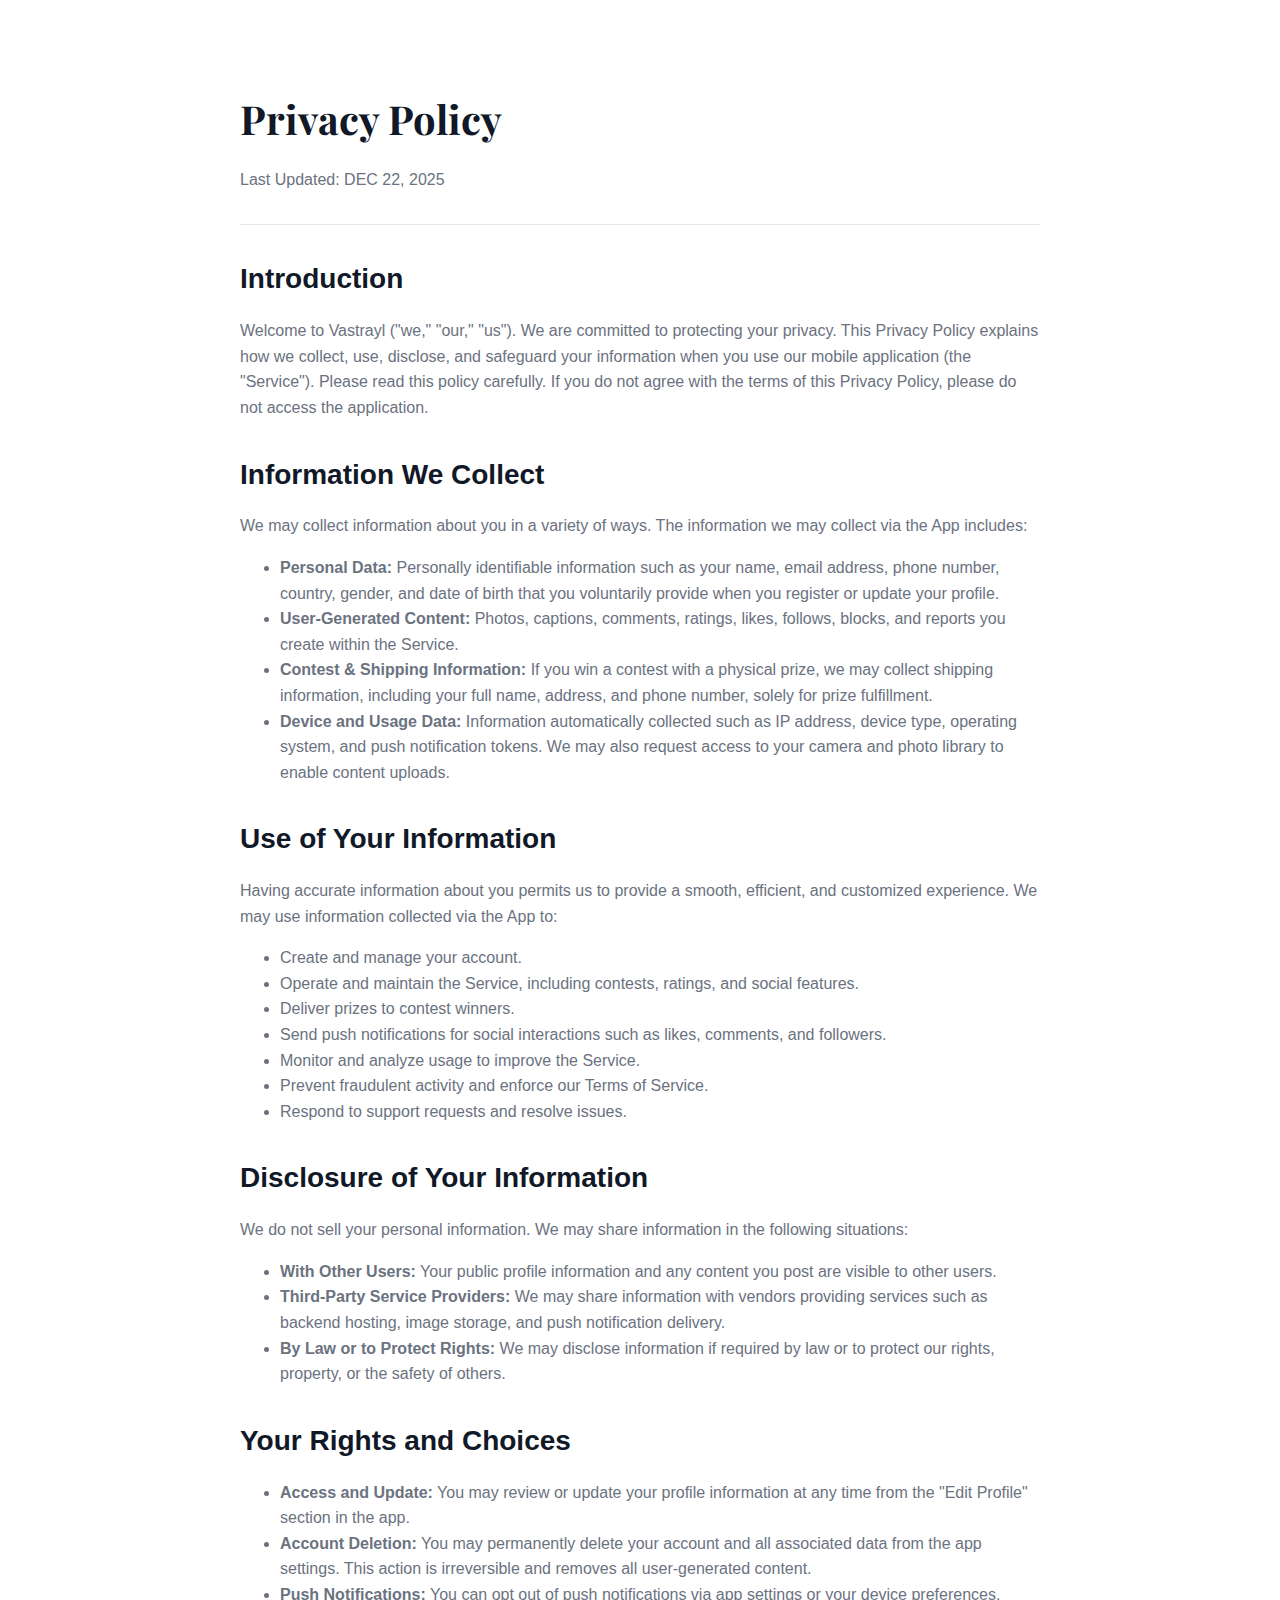
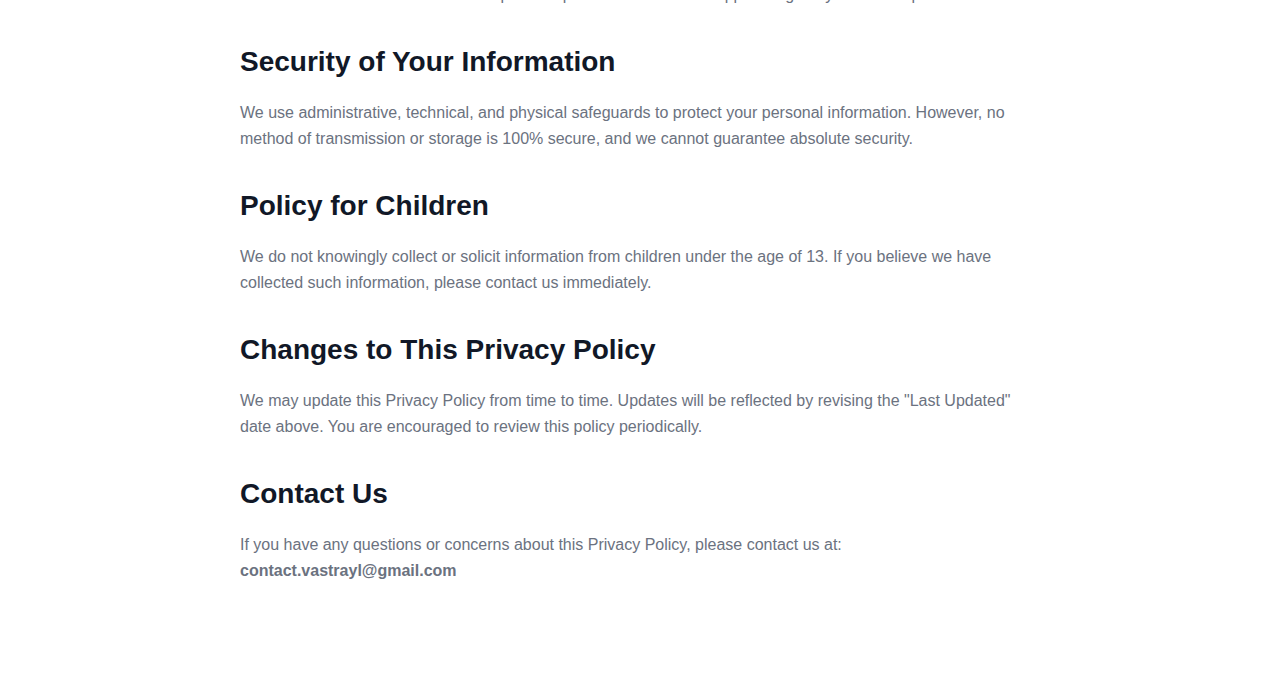
<file: privacy-policy.html>
<!DOCTYPE html>
<html lang="en">
<head>
    <meta charset="UTF-8">
    <meta name="viewport" content="width=device-width, initial-scale=1.0">
    <title>Privacy Policy - Vastrayl</title>
    <link rel="stylesheet" href="style.css">
</head>
<body>

<div class="legal-container">
    <header>
        <h1>Privacy Policy</h1>
        <p class="subtitle">Last Updated: DEC 22, 2025</p>
    </header>

    <section>
        <h2>Introduction</h2>
        <p>
            Welcome to Vastrayl ("we," "our," "us"). We are committed to protecting your privacy.
            This Privacy Policy explains how we collect, use, disclose, and safeguard your information
            when you use our mobile application (the "Service").
            Please read this policy carefully. If you do not agree with the terms of this Privacy Policy,
            please do not access the application.
        </p>
    </section>

    <section>
        <h2>Information We Collect</h2>
        <p>
            We may collect information about you in a variety of ways. The information we may collect via the App includes:
        </p>
        <ul>
            <li>
                <strong>Personal Data:</strong>
                Personally identifiable information such as your name, email address, phone number,
                country, gender, and date of birth that you voluntarily provide when you register
                or update your profile.
            </li>
            <li>
                <strong>User-Generated Content:</strong>
                Photos, captions, comments, ratings, likes, follows, blocks, and reports you create
                within the Service.
            </li>
            <li>
                <strong>Contest & Shipping Information:</strong>
                If you win a contest with a physical prize, we may collect shipping information,
                including your full name, address, and phone number, solely for prize fulfillment.
            </li>
            <li>
                <strong>Device and Usage Data:</strong>
                Information automatically collected such as IP address, device type, operating system,
                and push notification tokens. We may also request access to your camera and photo library
                to enable content uploads.
            </li>
        </ul>
    </section>

    <section>
        <h2>Use of Your Information</h2>
        <p>
            Having accurate information about you permits us to provide a smooth, efficient,
            and customized experience. We may use information collected via the App to:
        </p>
        <ul>
            <li>Create and manage your account.</li>
            <li>Operate and maintain the Service, including contests, ratings, and social features.</li>
            <li>Deliver prizes to contest winners.</li>
            <li>Send push notifications for social interactions such as likes, comments, and followers.</li>
            <li>Monitor and analyze usage to improve the Service.</li>
            <li>Prevent fraudulent activity and enforce our Terms of Service.</li>
            <li>Respond to support requests and resolve issues.</li>
        </ul>
    </section>

    <section>
        <h2>Disclosure of Your Information</h2>
        <p>
            We do not sell your personal information. We may share information in the following situations:
        </p>
        <ul>
            <li>
                <strong>With Other Users:</strong>
                Your public profile information and any content you post are visible to other users.
            </li>
            <li>
                <strong>Third-Party Service Providers:</strong>
                We may share information with vendors providing services such as backend hosting,
                image storage, and push notification delivery.
            </li>
            <li>
                <strong>By Law or to Protect Rights:</strong>
                We may disclose information if required by law or to protect our rights, property,
                or the safety of others.
            </li>
        </ul>
    </section>

    <section>
        <h2>Your Rights and Choices</h2>
        <ul>
            <li>
                <strong>Access and Update:</strong>
                You may review or update your profile information at any time from the "Edit Profile"
                section in the app.
            </li>
            <li>
                <strong>Account Deletion:</strong>
                You may permanently delete your account and all associated data from the app settings.
                This action is irreversible and removes all user-generated content.
            </li>
            <li>
                <strong>Push Notifications:</strong>
                You can opt out of push notifications via app settings or your device preferences.
            </li>
        </ul>
    </section>

    <section>
        <h2>Security of Your Information</h2>
        <p>
            We use administrative, technical, and physical safeguards to protect your personal information.
            However, no method of transmission or storage is 100% secure, and we cannot guarantee absolute security.
        </p>
    </section>

    <section>
        <h2>Policy for Children</h2>
        <p>
            We do not knowingly collect or solicit information from children under the age of 13.
            If you believe we have collected such information, please contact us immediately.
        </p>
    </section>

    <section>
        <h2>Changes to This Privacy Policy</h2>
        <p>
            We may update this Privacy Policy from time to time. Updates will be reflected by
            revising the "Last Updated" date above. You are encouraged to review this policy periodically.
        </p>
    </section>

    <section>
        <h2>Contact Us</h2>
        <p>
            If you have any questions or concerns about this Privacy Policy, please contact us at:
            <strong>contact.vastrayl@gmail.com</strong>
        </p>
    </section>

</div>

</body>
</html>
</file>
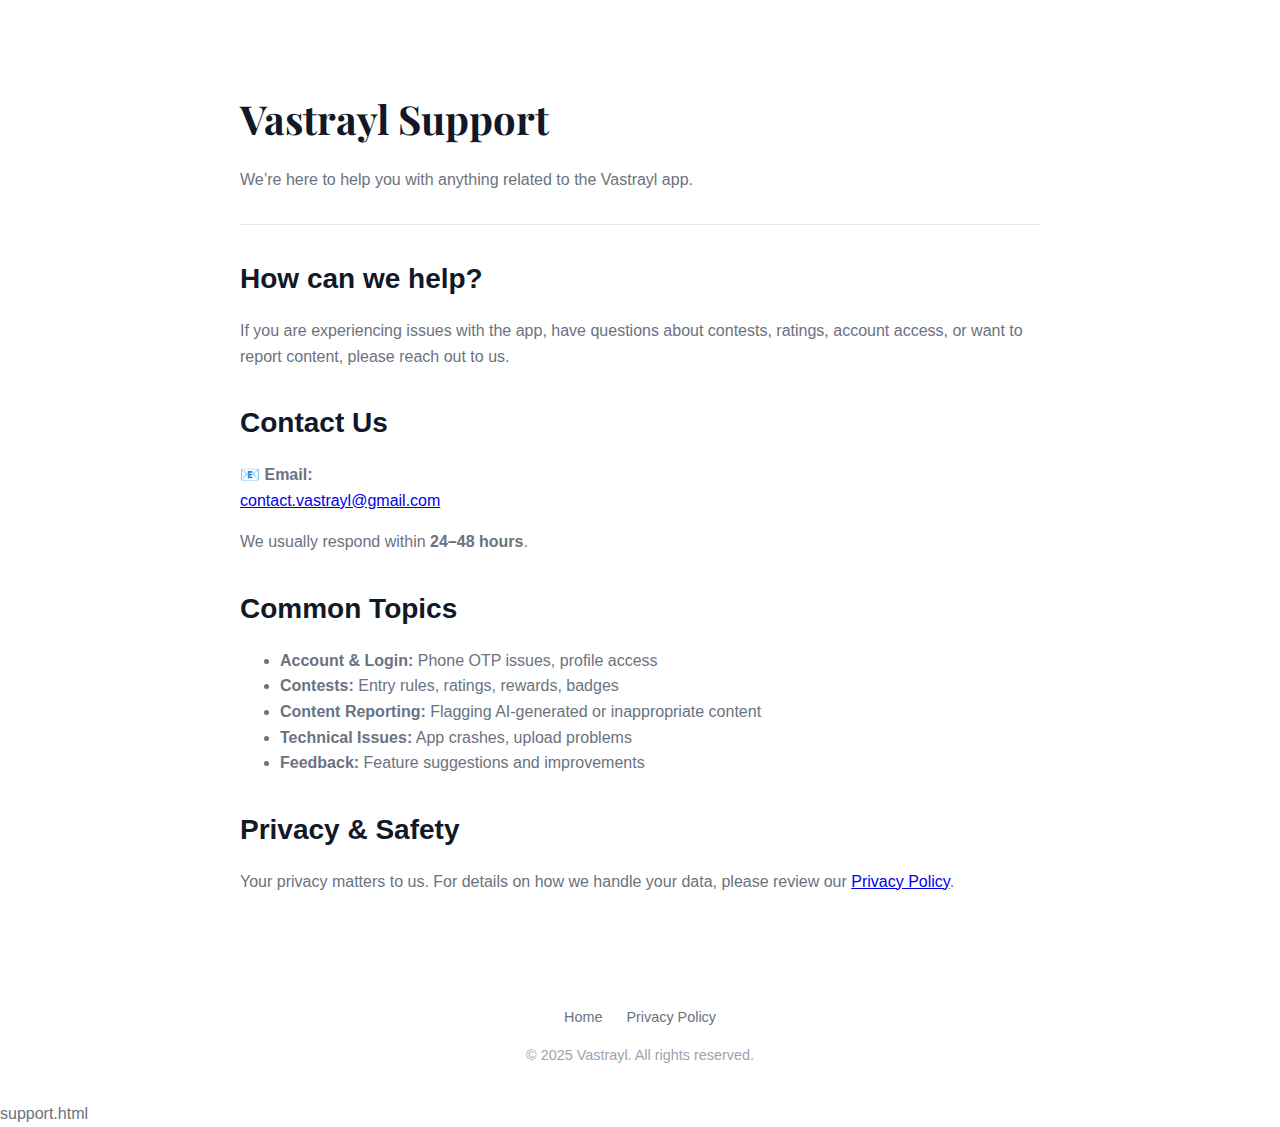
<file: support.html>
<!DOCTYPE html>
<html lang="en">
<head>
    <meta charset="UTF-8" />
    <meta name="viewport" content="width=device-width, initial-scale=1.0" />
    <title>Vastrayl Support</title>

    <!-- SEO -->
    <meta name="description" content="Get help and support for the Vastrayl app. Contact us for account issues, reporting content, or general inquiries.">

    <!-- Styles -->
     <link rel="icon" type="image/png" href="/favicon.png">
    <link rel="stylesheet" href="style.css" />
</head>
<body>

    <main class="legal-container">
        <header>
            <h1>Vastrayl Support</h1>
            <p class="subtitle">We’re here to help you with anything related to the Vastrayl app.</p>
        </header>

        <section>
            <h2>How can we help?</h2>
            <p>
                If you are experiencing issues with the app, have questions about contests,
                ratings, account access, or want to report content, please reach out to us.
            </p>
        </section>

        <section>
            <h2>Contact Us</h2>
            <p>
                📧 <strong>Email:</strong><br />
                <a href="mailto:contact.vastrayl@gmail.com">contact.vastrayl@gmail.com</a>
            </p>
            <p>
                We usually respond within <strong>24–48 hours</strong>.
            </p>
        </section>

        <section>
            <h2>Common Topics</h2>
            <ul>
                <li><strong>Account & Login:</strong> Phone OTP issues, profile access</li>
                <li><strong>Contests:</strong> Entry rules, ratings, rewards, badges</li>
                <li><strong>Content Reporting:</strong> Flagging AI-generated or inappropriate content</li>
                <li><strong>Technical Issues:</strong> App crashes, upload problems</li>
                <li><strong>Feedback:</strong> Feature suggestions and improvements</li>
            </ul>
        </section>

        <section>
            <h2>Privacy & Safety</h2>
            <p>
                Your privacy matters to us. For details on how we handle your data, please
                review our <a href="privacy-policy.html">Privacy Policy</a>.
            </p>
        </section>
    </main>

    <footer class="main-footer">
        <div class="footer-links">
            <a href="index.html">Home</a>
            <a href="privacy-policy.html">Privacy Policy</a>
        </div>
        <p>© 2025 Vastrayl. All rights reserved.</p>
    </footer>

</body>
</html>
support.html
</file>
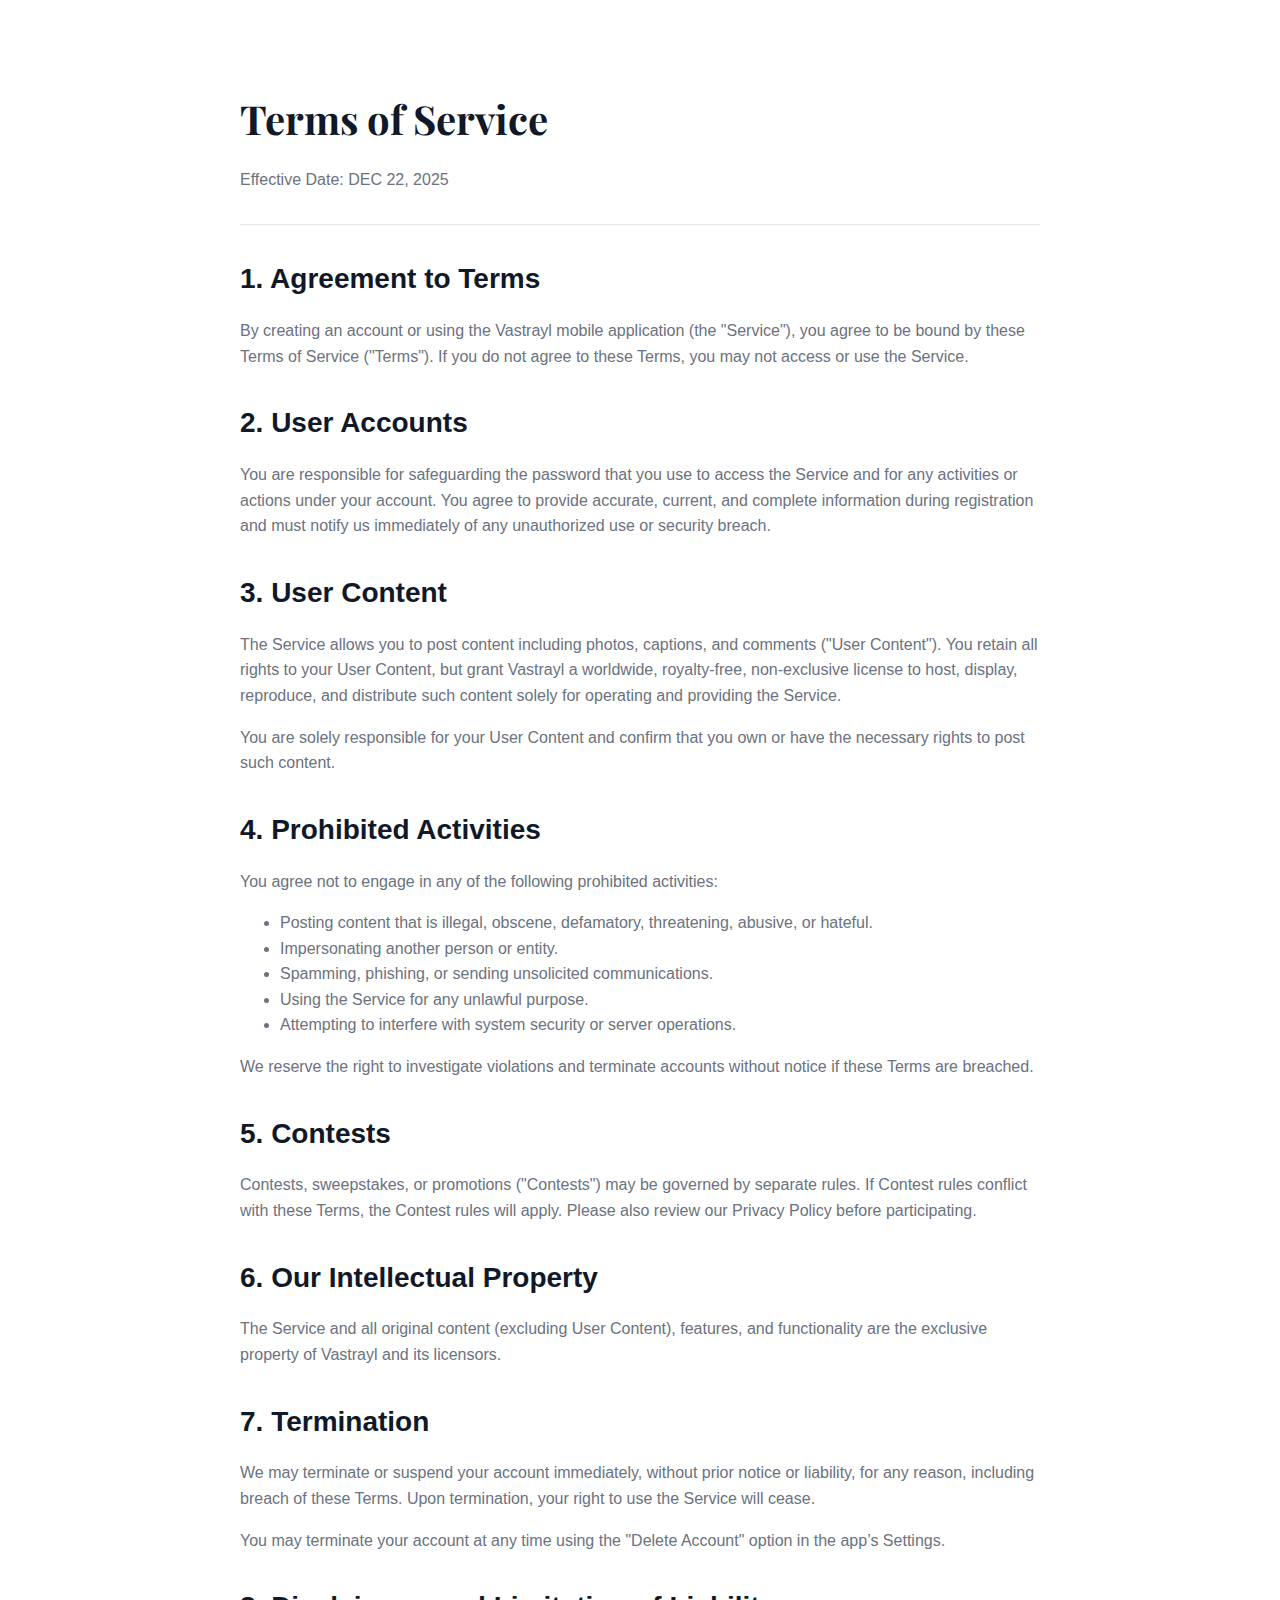
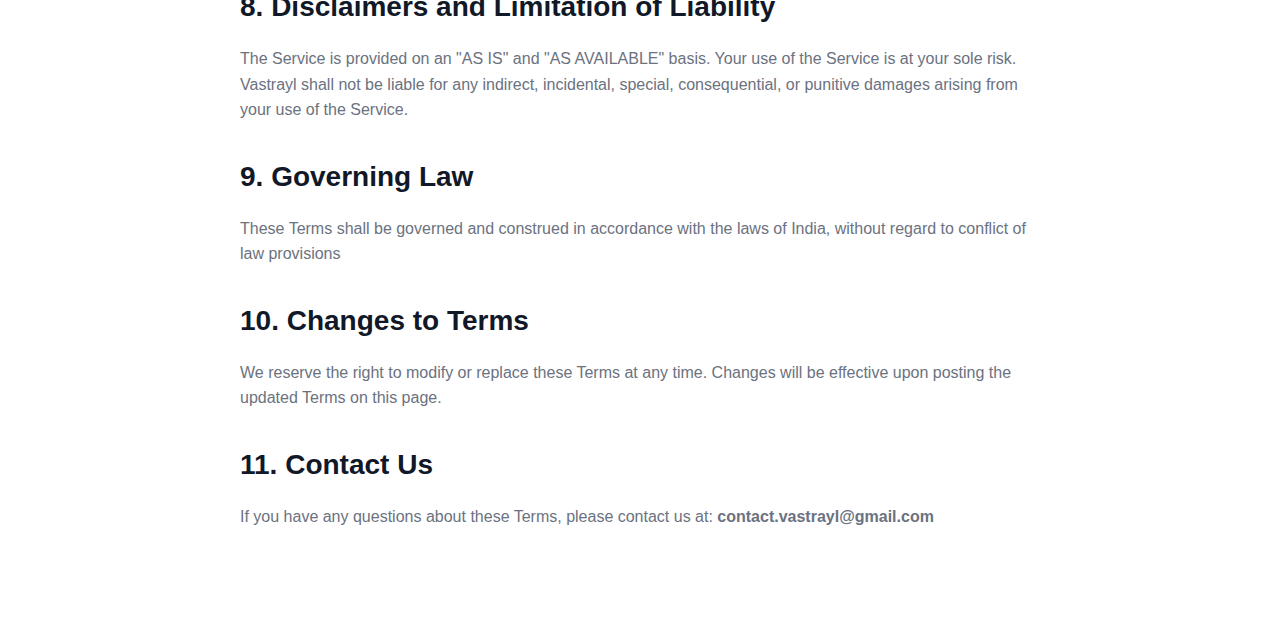
<file: terms.html>
<!DOCTYPE html>
<html lang="en">
<head>
    <meta charset="UTF-8">
    <meta name="viewport" content="width=device-width, initial-scale=1.0">
    <title>Terms of Service - Vastrayl</title>
    <link rel="icon" type="image/png" href="/favicon.png">
    <link rel="stylesheet" href="style.css">
</head>
<body>

<div class="legal-container">
    <header>
        <h1>Terms of Service</h1>
        <p class="subtitle">Effective Date: DEC 22, 2025</p>
    </header>

    <section>
        <h2>1. Agreement to Terms</h2>
        <p>
            By creating an account or using the Vastrayl mobile application (the "Service"),
            you agree to be bound by these Terms of Service ("Terms").
            If you do not agree to these Terms, you may not access or use the Service.
        </p>
    </section>

    <section>
        <h2>2. User Accounts</h2>
        <p>
            You are responsible for safeguarding the password that you use to access the Service
            and for any activities or actions under your account.
            You agree to provide accurate, current, and complete information during registration
            and must notify us immediately of any unauthorized use or security breach.
        </p>
    </section>

    <section>
        <h2>3. User Content</h2>
        <p>
            The Service allows you to post content including photos, captions, and comments ("User Content").
            You retain all rights to your User Content, but grant Vastrayl a worldwide, royalty-free,
            non-exclusive license to host, display, reproduce, and distribute such content
            solely for operating and providing the Service.
        </p>
        <p>
            You are solely responsible for your User Content and confirm that you own or have
            the necessary rights to post such content.
        </p>
    </section>

    <section>
        <h2>4. Prohibited Activities</h2>
        <p>You agree not to engage in any of the following prohibited activities:</p>
        <ul>
            <li>Posting content that is illegal, obscene, defamatory, threatening, abusive, or hateful.</li>
            <li>Impersonating another person or entity.</li>
            <li>Spamming, phishing, or sending unsolicited communications.</li>
            <li>Using the Service for any unlawful purpose.</li>
            <li>Attempting to interfere with system security or server operations.</li>
        </ul>
        <p>
            We reserve the right to investigate violations and terminate accounts without notice
            if these Terms are breached.
        </p>
    </section>

    <section>
        <h2>5. Contests</h2>
        <p>
            Contests, sweepstakes, or promotions ("Contests") may be governed by separate rules.
            If Contest rules conflict with these Terms, the Contest rules will apply.
            Please also review our Privacy Policy before participating.
        </p>
    </section>

    <section>
        <h2>6. Our Intellectual Property</h2>
        <p>
            The Service and all original content (excluding User Content), features, and functionality
            are the exclusive property of Vastrayl and its licensors.
        </p>
    </section>

    <section>
        <h2>7. Termination</h2>
        <p>
            We may terminate or suspend your account immediately, without prior notice or liability,
            for any reason, including breach of these Terms.
            Upon termination, your right to use the Service will cease.
        </p>
        <p>
            You may terminate your account at any time using the "Delete Account" option
            in the app’s Settings.
        </p>
    </section>

    <section>
        <h2>8. Disclaimers and Limitation of Liability</h2>
        <p>
            The Service is provided on an "AS IS" and "AS AVAILABLE" basis.
            Your use of the Service is at your sole risk.
            Vastrayl shall not be liable for any indirect, incidental, special,
            consequential, or punitive damages arising from your use of the Service.
        </p>
    </section>

    <section>
        <h2>9. Governing Law</h2>
        <p>
            These Terms shall be governed and construed in accordance with the laws of
            India, without regard to conflict of law provisions
        </p>
    </section>

    <section>
        <h2>10. Changes to Terms</h2>
        <p>
            We reserve the right to modify or replace these Terms at any time.
            Changes will be effective upon posting the updated Terms on this page.
        </p>
    </section>

    <section>
        <h2>11. Contact Us</h2>
        <p>
            If you have any questions about these Terms, please contact us at:
            <strong>contact.vastrayl@gmail.com</strong>
        </p>
    </section>
</div>

</body>
</html>
</file>
<file: style.css>
@import url('https://fonts.googleapis.com/css2?family=Playfair+Display:wght@400;700&family=System-UI:wght@400;600;700&display=swap');

:root {
    --primary-color: #FF5A5F;
    --dark-text: #111827;
    --light-text: #6B7280;
    --background-color: #ffffff;
    --font-main: 'System-UI', -apple-system, BlinkMacSystemFont, 'Segoe UI', Roboto, Helvetica, Arial, sans-serif;
    --font-display: 'Playfair Display', serif;
}

body {
    font-family: var(--font-main);
    background-color: var(--background-color);
    color: var(--light-text);
    margin: 0;
    padding: 0;
    line-height: 1.6;
    display: flex;
    flex-direction: column;
    min-height: 100vh;
}

/* --- Main Landing Page Styles --- */
.main-container {
    flex-grow: 1;
    text-align: center;
    padding: 40px 20px;
}

.main-header .logo {
    width: 100px;
    height: 100px;
    margin-bottom: 1rem;
}

.main-header h1 {
    font-family: var(--font-display);
    font-size: 3rem;
    color: var(--dark-text);
    margin: 0;
}

.main-header .subtitle {
    font-size: 1.25rem;
    max-width: 450px;
    margin: 0.5rem auto 0;
}

.download-section {
    margin-top: 4rem;
}

.download-section h2 {
    font-size: 2rem;
    color: var(--dark-text);
}

.download-section p {
    font-size: 1.1rem;
    margin-bottom: 2rem;
}

.main-footer {
    text-align: center;
    padding: 20px;
    font-size: 0.9rem;
    color: #9CA3AF;
    width: 100%;
    box-sizing: border-box;
}

.footer-links {
    margin-bottom: 10px;
}

.footer-links a {
    color: #6B7280;
    text-decoration: none;
    margin: 0 10px;
}

.footer-links a:hover {
    text-decoration: underline;
}

/* --- Legal Page Styles (Privacy & Terms) --- */
.legal-container {
    max-width: 800px;
    margin: 40px auto;
    padding: 20px;
}

.legal-container header {
    border-bottom: 1px solid #E5E7EB;
    margin-bottom: 2rem;
    padding-bottom: 1rem;
}

.legal-container h1 {
    font-family: var(--font-display);
    font-size: 2.5rem;
    color: var(--dark-text);
    margin-bottom: 0.25rem;
}

.legal-container .subtitle {
    font-size: 1rem;
    color: var(--light-text);
}

.legal-container section {
    margin-bottom: 2rem;
}

.legal-container h2 {
    font-size: 1.75rem;
    color: var(--dark-text);
    margin-bottom: 1rem;
}

.legal-container p {
    font-size: 1rem;
    margin-bottom: 1rem;
}
</file>
